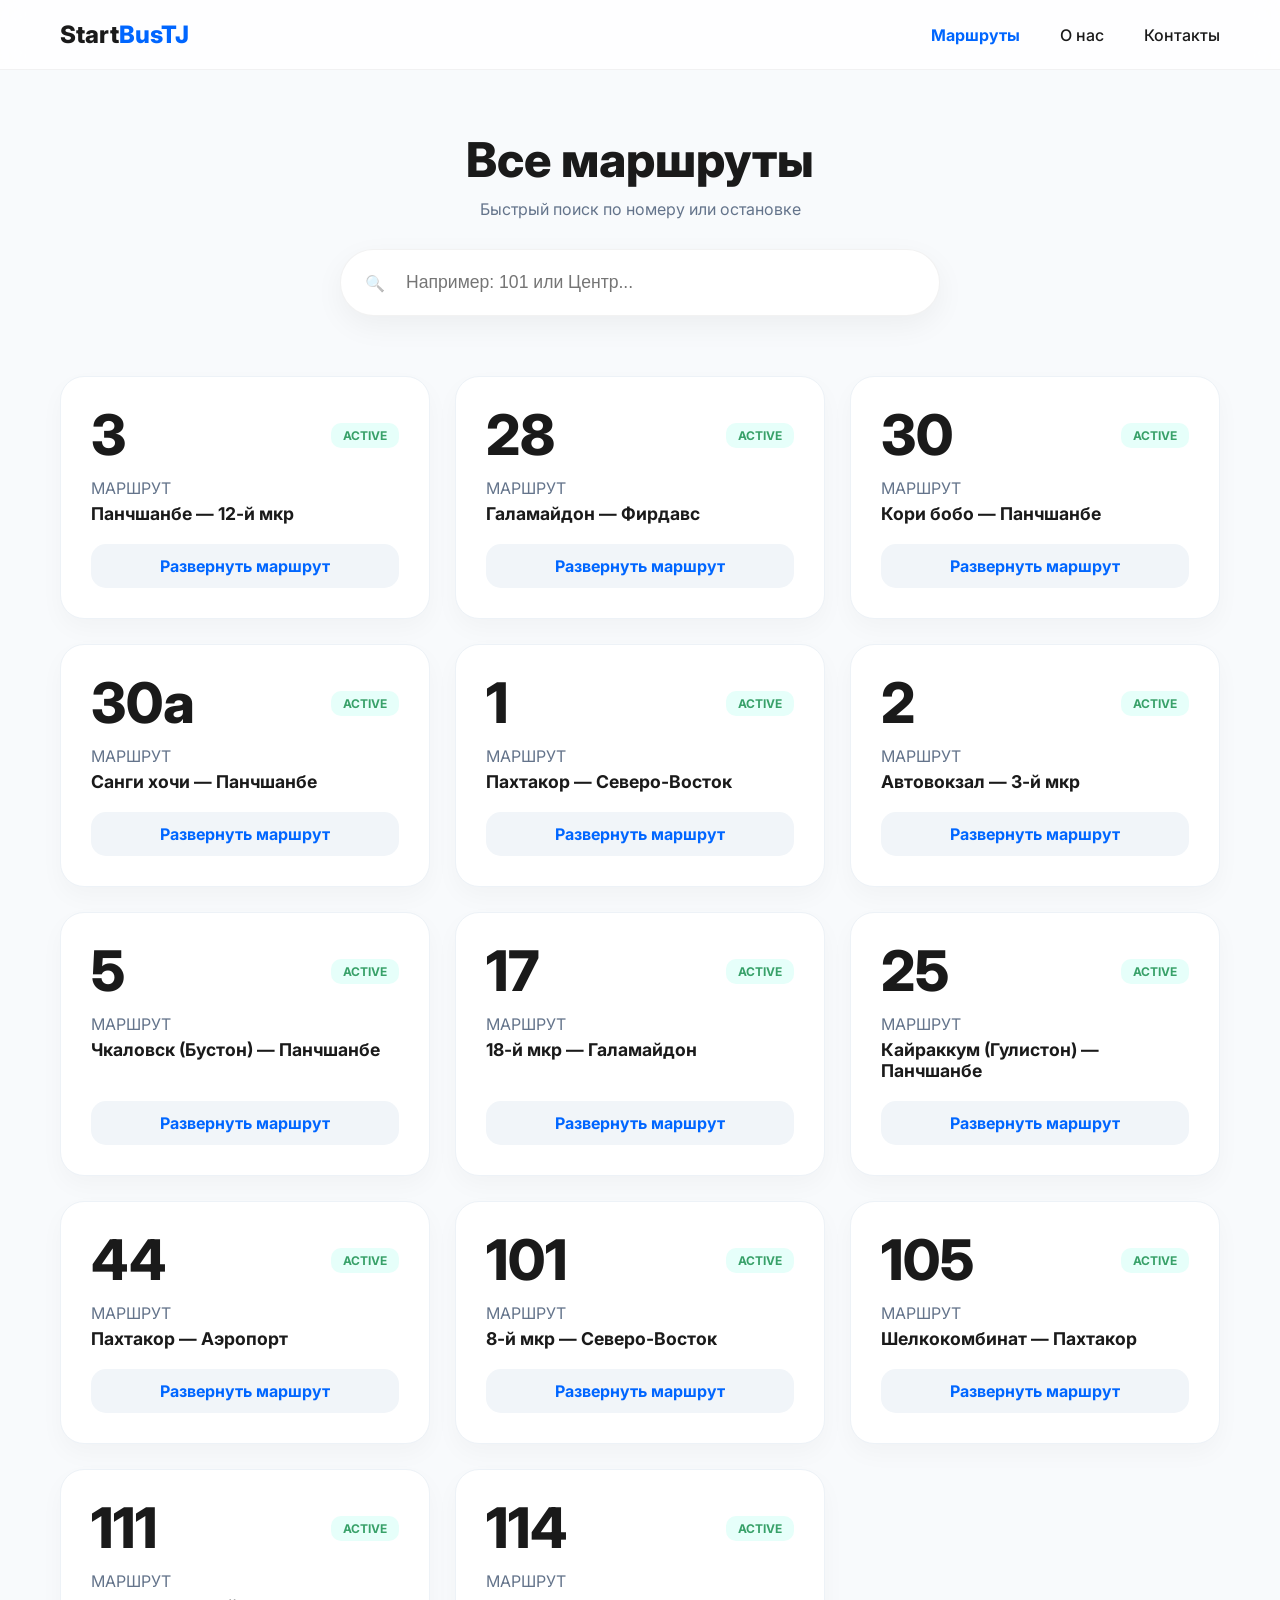
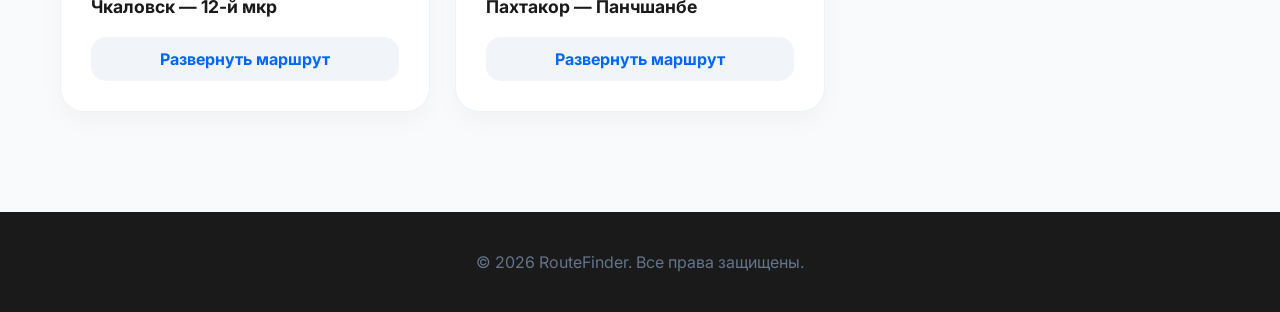
<file: StartBusTJ/index.html>
<!DOCTYPE html>
<html lang="ru">
<head>
    <meta charset="UTF-8">
    <meta name="viewport" content="width=device-width, initial-scale=1.0">
    <title>Маршруты — RouteFinder</title>
    <link rel="stylesheet" href="style.css">
    <link href="https://fonts.googleapis.com/css2?family=Inter:wght@400;600;800&display=swap" rel="stylesheet">
</head>
<body>
    <header class="main-header">
        <div class="container header-flex">
            <a href="index.html" class="logo">Start<span>BusTJ</span></a>
            <nav class="nav-menu">
                <a href="index.html" class="nav-link active">Маршруты</a>
                <a href="about.html" class="nav-link">О нас</a>
                <a href="contacts.html" class="nav-link">Контакты</a>
            </nav>
        </div>
    </header>

    <main>
        <section class="hero container">
            <h1>Все маршруты</h1>
            <p>Быстрый поиск по номеру или остановке</p>
            <div class="search-container">
                <input type="text" id="searchInput" placeholder="Например: 101 или Центр..." autocomplete="off">
                <span class="search-icon">🔍</span>
            </div>
        </section>

        <section class="container">
            <div id="routeGrid" class="route-grid"></div>
            <div id="emptyState" class="empty-state hidden">
                <h3>Ничего не нашли...</h3>
            </div>
        </section>
    </main>

    <footer class="main-footer">
        <div class="container footer-bottom">
            <p>© 2026 RouteFinder. Все права защищены.</p>
        </div>
    </footer>
    <script src="script.js"></script>
</body>
</html>
</file>
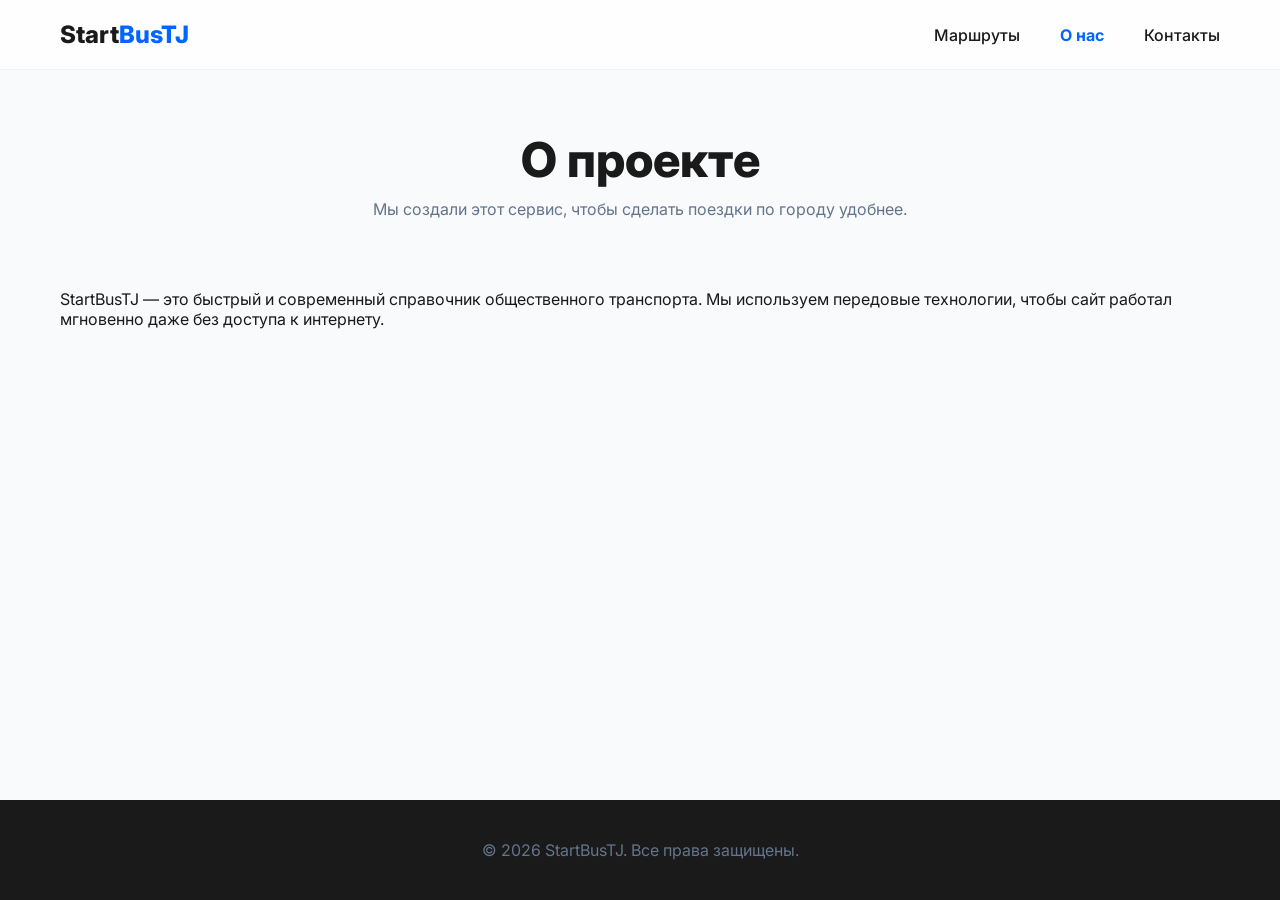
<file: StartBusTJ/about.html>
<!DOCTYPE html>
<html lang="ru">
<head>
    <meta charset="UTF-8">
    <meta name="viewport" content="width=device-width, initial-scale=1.0">
    <title>О проекте — RouteFinder</title>
    <link rel="stylesheet" href="style.css">
    <link href="https://fonts.googleapis.com/css2?family=Inter:wght@400;600;800&display=swap" rel="stylesheet">
</head>
<body>
    <header class="main-header">
        <div class="container header-flex">
            <a href="index.html" class="logo">Start<span>BusTJ</span></a>
            <nav class="nav-menu">
                <a href="index.html" class="nav-link">Маршруты</a>
                <a href="about.html" class="nav-link active">О нас</a>
                <a href="contacts.html" class="nav-link">Контакты</a>
            </nav>
        </div>
    </header>

    <main class="container">
        <section class="hero">
            <h1>О проекте</h1>
            <p>Мы создали этот сервис, чтобы сделать поездки по городу удобнее.</p>
        </section>
        <div class="content-center">
            <p>StartBusTJ — это быстрый и современный справочник общественного транспорта. Мы используем передовые технологии, чтобы сайт работал мгновенно даже без доступа к интернету.</p>
        </div>
    </main>

    <footer class="main-footer">
        <div class="container footer-bottom">
            <p>© 2026 StartBusTJ. Все права защищены.</p>
        </div>
    </footer>
</body>
</html>
</file>
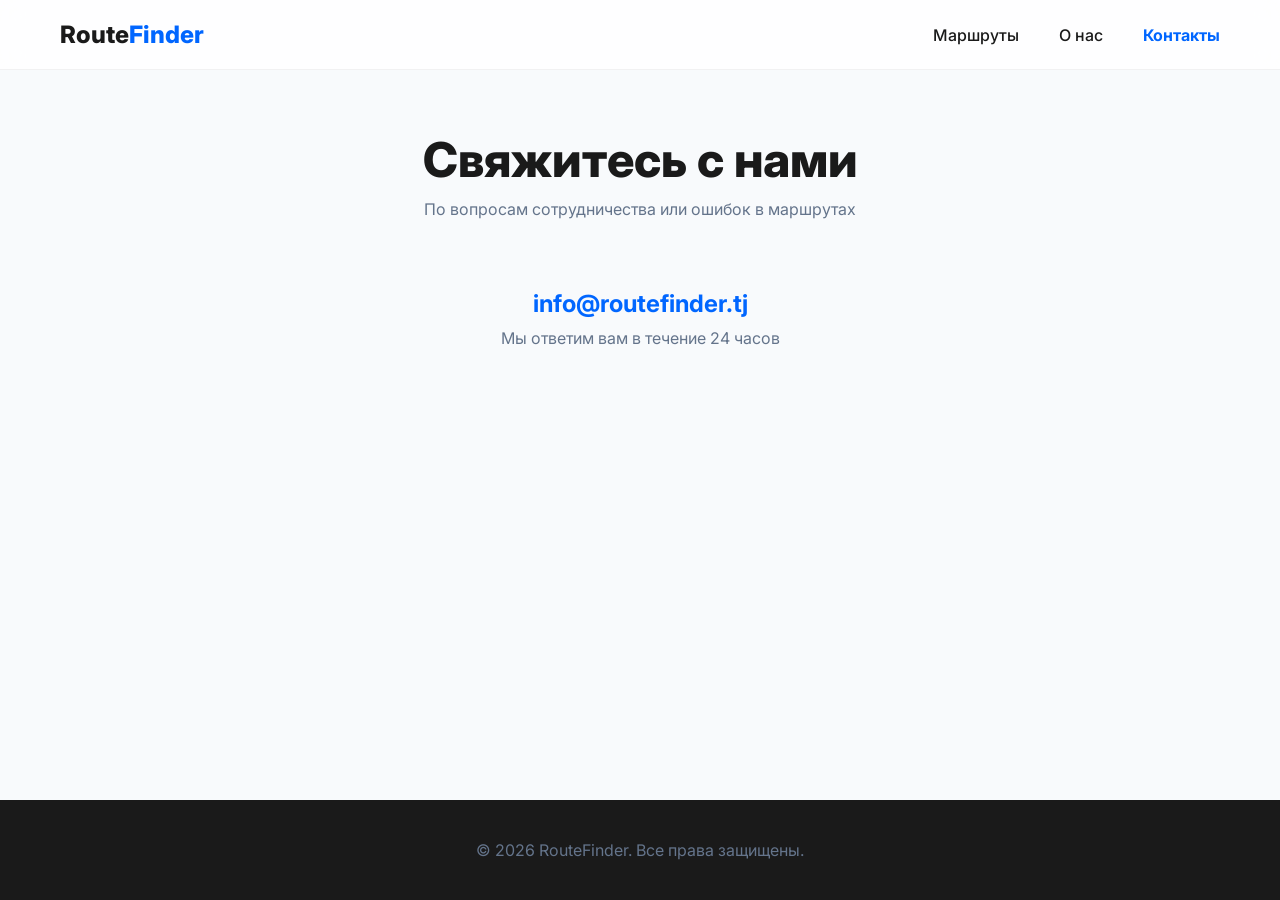
<file: StartBusTJ/contacts.html>
<!DOCTYPE html>
<html lang="ru">
<head>
    <meta charset="UTF-8">
    <meta name="viewport" content="width=device-width, initial-scale=1.0">
    <title>Контакты — RouteFinder</title>
    <link rel="stylesheet" href="style.css">
    <link href="https://fonts.googleapis.com/css2?family=Inter:wght@400;600;800&display=swap" rel="stylesheet">
</head>
<body>

    <header class="main-header">
        <div class="container header-flex">
            <a href="index.html" class="logo">Route<span>Finder</span></a>
            <nav class="nav-menu">
                <a href="index.html" class="nav-link">Маршруты</a>
                <a href="about.html" class="nav-link">О нас</a>
                <a href="contacts.html" class="nav-link active">Контакты</a>
            </nav>
        </div>
    </header>

    <main class="container">
        <section class="hero">
            <h1>Свяжитесь с нами</h1>
            <p>По вопросам сотрудничества или ошибок в маршрутах</p>
        </section>
        <div style="text-align: center;">
            <h2 style="color: #0066FF; margin-bottom: 10px;">info@routefinder.tj</h2>
            <p style="color: #64748B;">Мы ответим вам в течение 24 часов</p>
        </div>
    </main>

    <footer class="main-footer">
        <div class="container footer-bottom">
            <p>© 2026 RouteFinder. Все права защищены.</p>
        </div>
    </footer>
</body>
</html>
</file>
<file: StartBusTJ/style.css>
:root {
    --primary: #0066FF;
    --dark: #1A1A1A;
    --bg: #F8FAFC;
    --white: #ffffff;
    --grey: #64748B;
    --radius: 20px;
    --glass: rgba(255, 255, 255, 0.8);
}

* { margin: 0; padding: 0; box-sizing: border-box; }

body {
    font-family: 'Inter', sans-serif;
    background-color: var(--bg);
    color: var(--dark);
    display: flex;
    flex-direction: column;
    min-height: 100vh; 
}

main { flex: 1; }

.container { max-width: 1200px; margin: 0 auto; padding: 0 20px; }

/* HEADER */
.main-header {
    position: sticky;
    top: 0;
    z-index: 1000;
    background: var(--glass);
    backdrop-filter: blur(12px);
    border-bottom: 1px solid rgba(0,0,0,0.05);
    padding: 20px 0;
}

.header-flex { display: flex; align-items: center; justify-content: space-between; }
.logo { font-size: 1.5rem; font-weight: 800; text-decoration: none; color: var(--dark); }
.logo span { color: var(--primary); }

.nav-menu { display: flex; gap: 40px; }
.nav-link { text-decoration: none; color: var(--dark); font-weight: 500; transition: 0.3s; }
.nav-link.active { color: var(--primary); font-weight: 700; }
.nav-link:hover { color: var(--primary); }

/* HERO SECTION */
.hero { padding: 60px 0 40px; text-align: center; }
.hero h1 { font-size: 3rem; font-weight: 800; margin-bottom: 10px; }
.hero p { color: var(--grey); margin-bottom: 30px; }

/* SEARCH BOX */
.search-container { position: relative; max-width: 600px; margin: 0 auto; }
#searchInput {
    width: 100%; padding: 22px 30px 22px 65px;
    border-radius: 50px; border: 1px solid rgba(0,0,0,0.05);
    font-size: 1.1rem; box-shadow: 0 10px 30px rgba(0,0,0,0.05);
    outline: none;
}
#searchInput:focus { border-color: var(--primary); }
.search-icon { position: absolute; left: 25px; top: 50%; transform: translateY(-50%); opacity: 0.4; }

/* GRID & CARDS */
.route-grid {
    display: grid;
    grid-template-columns: repeat(auto-fill, minmax(350px, 1fr));
    gap: 25px;
    padding: 20px 0;
}

.card {
    background: var(--white);
    border-radius: 24px;
    padding: 30px;
    box-shadow: 0 10px 25px rgba(0,0,0,0.03);
    border: 1px solid #edf2f7;
    display: flex;
    flex-direction: column;
    transition: 0.3s;
}

.card:hover {
    transform: translateY(-5px);
    box-shadow: 0 20px 40px rgba(0,102,255,0.1);
}

.card-header {
    display: flex;
    justify-content: space-between;
    align-items: center;
    margin-bottom: 15px;
}

.bus-number { font-size: 3.5rem; font-weight: 800; color: var(--dark); line-height: 1; }

.route-badge {
    background: #e6fffa;
    color: #38a169;
    padding: 5px 12px;
    border-radius: 10px;
    font-size: 0.75rem;
    font-weight: 700;
    text-transform: uppercase;
}

.route-desc { color: var(--grey); font-size: 1rem; margin-bottom: 20px; }
.route-desc b { display: block; color: var(--dark); margin-top: 5px; font-size: 1.1rem; }

/* TIMELINE (Остановки) */
.stops-container {
    position: relative;
    margin: 10px 0 20px;
    padding-left: 20px;
}

.timeline-line {
    position: absolute;
    left: 7px;
    top: 10px;
    bottom: 10px;
    width: 2px;
    background: #e2e8f0;
}

.stop-node {
    margin-bottom: 15px;
    cursor: pointer;
    background: transparent;
    border-radius: 10px;
    transition: 0.2s;
    padding: 5px;
}
.stop-node:hover { background: #f8fafc; }

.stop-info {
    display: flex;
    align-items: center;
    gap: 10px;
    font-weight: 600;
    color: var(--dark);
}
.stop-icon { z-index: 1; background: var(--white); font-size: 1.2rem; margin-left: -19px; }

/* ДЕТАЛИ ОСТАНОВКИ (ИСПРАВЛЕНО) */
.stop-details {
    max-height: 0;
    overflow: hidden;
    transition: all 0.3s ease-out;
    font-size: 0.85rem;
    color: var(--grey);
    padding-left: 25px;
    opacity: 0;
}

/* Класс active добавляется через JS при клике на остановку */
.stop-node.active .stop-details {
    max-height: 100px;
    margin-top: 8px;
    opacity: 1;
}

.stop-details p { margin-bottom: 4px; }
.stop-details b { color: var(--primary); }

/* КНОПКА */
.details-btn {
    width: 100%;
    background: #f1f5f9;
    border: none;
    padding: 12px;
    border-radius: 15px;
    color: var(--primary);
    font-weight: 700;
    cursor: pointer;
    margin-top: auto;
    transition: 0.2s;
    font-family: 'Inter', sans-serif;
    font-size: 1rem;
}

.details-btn:hover { background: #e2e8f0; }
.active-btn { background: var(--primary); color: white; }
.active-btn:hover { background: #0056d6; }

/* UTILS & FOOTER */
.hidden { display: none !important; }
.main-footer { background: var(--dark); color: white; padding: 40px 0; margin-top: 80px; }
.footer-bottom { text-align: center; color: var(--grey); }
.empty-state { text-align: center; padding: 40px 0; color: var(--grey); font-size: 1.2rem; }

/* Анимация контейнера маршрута */
.stops-container:not(.hidden) { animation: slideDown 0.3s ease-out; }
@keyframes slideDown {
    from { opacity: 0; transform: translateY(-10px); }
    to { opacity: 1; transform: translateY(0); }
}
/* ОБНОВЛЕННЫЕ ДЕТАЛИ ОСТАНОВКИ */
.stop-details {
    max-height: 0;
    overflow: hidden;
    transition: all 0.3s ease-out;
    padding-left: 25px;
    opacity: 0;
}

.stop-node.active .stop-details {
    max-height: 250px; /* Высота раскрытого блока */
    margin-top: 10px;
    opacity: 1;
}

/* СПИСОК РЕЙСОВ СО СКРОЛЛОМ */
.schedule-list {
    max-height: 230px;
    overflow-y: auto;
    padding-right: 5px;
    display: flex;
    flex-direction: column;
    gap: 8px; /* Расстояние между рейсами */
}

/* Кастомизация скроллбара (чтобы было как в приложении) */
.schedule-list::-webkit-scrollbar { width: 4px; }
.schedule-list::-webkit-scrollbar-track { background: #f1f5f9; border-radius: 10px; }
.schedule-list::-webkit-scrollbar-thumb { background: #cbd5e1; border-radius: 10px; }

/* КАРТОЧКА ОДНОГО РЕЙСА */
.schedule-item {
    background: #f8fafc;
    border: 1px solid #e2e8f0;
    border-radius: 12px;
    padding: 10px 12px;
    display: flex;
    flex-direction: column;
}

.schedule-header {
    display: flex;
    justify-content: space-between;
    align-items: center;
    margin-bottom: 4px;
}

.sch-time {
    font-weight: 800;
    font-size: 1.1rem;
    color: var(--primary);
}

.sch-bus {
    font-size: 0.75rem;
    background: #e2e8f0;
    padding: 3px 8px;
    border-radius: 8px;
    color: var(--dark);
    font-weight: 700;
}

.sch-dir {
    font-size: 0.85rem;
    color: var(--grey);
    display: flex;
    align-items: center;
    gap: 5px;
}
</file>
